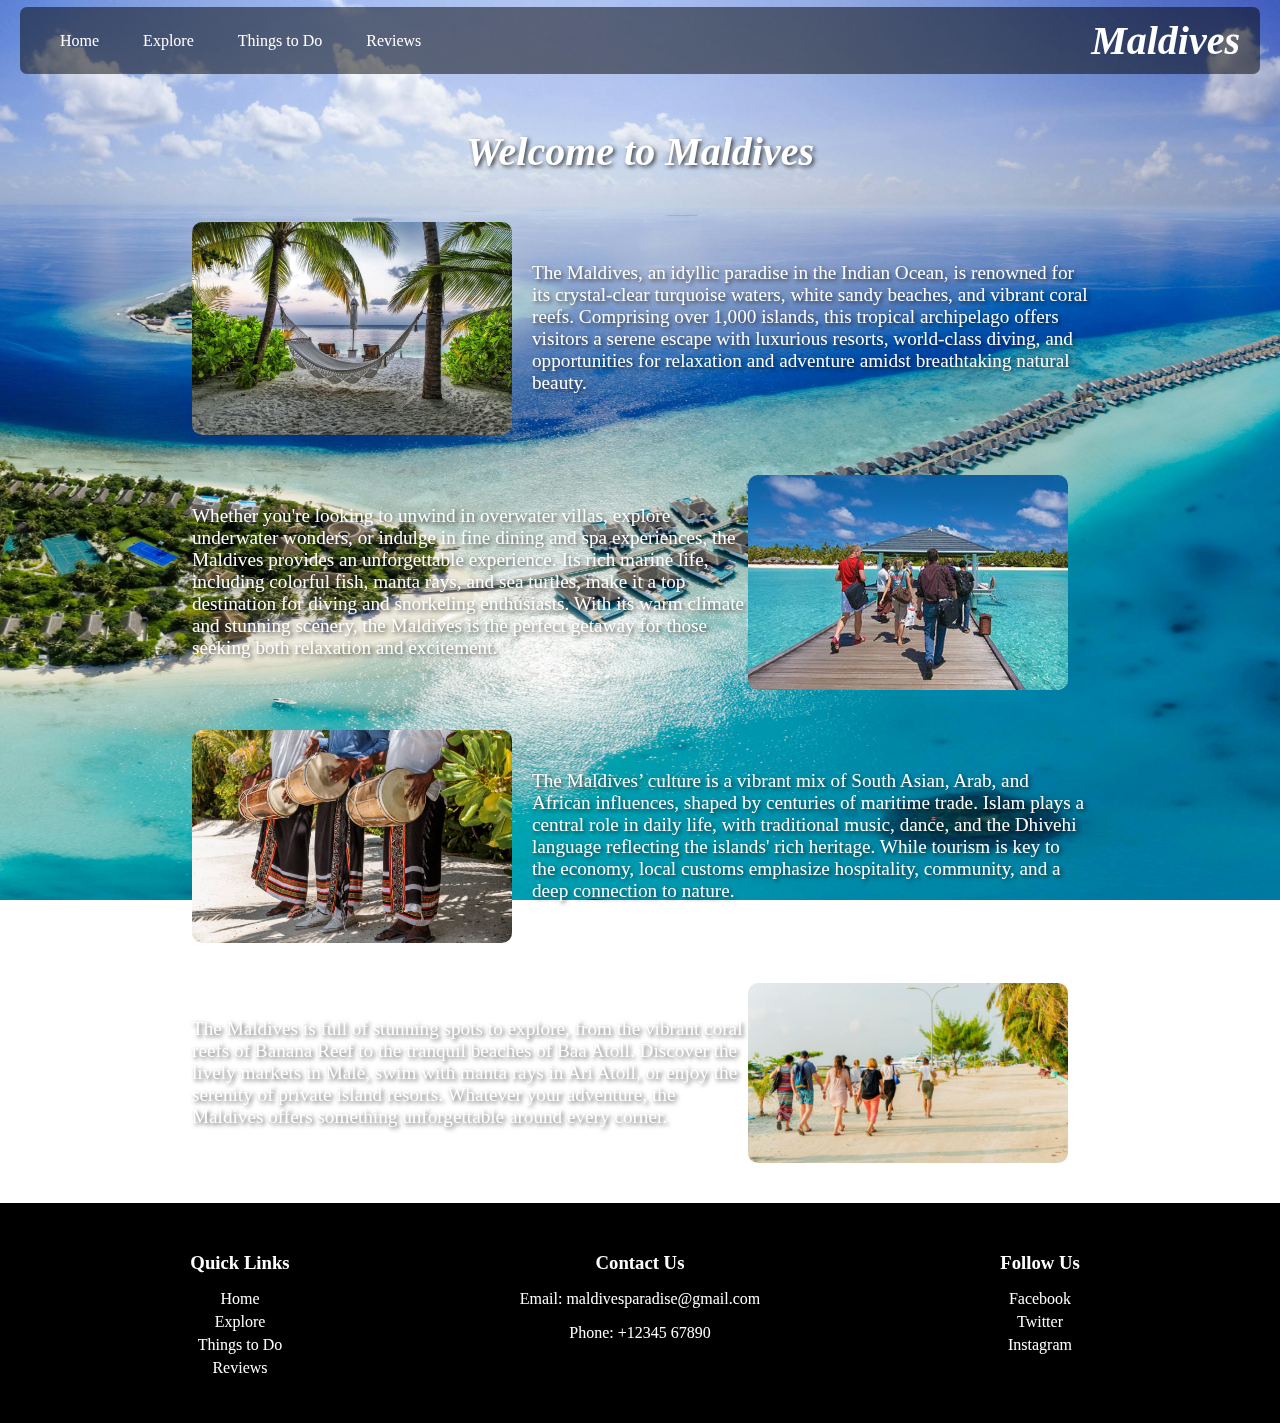
<file: index.html>
<!DOCTYPE html>
<html lang="en">

<head>
    <meta charset="UTF-8">
    <meta name="viewport" content="width=device-width, initial-scale=1.0">
    <title>Welcome to Maldives</title>
    <link rel="stylesheet" href="home.css">
</head>

<body>
    <header class="navbar">
        <div>
            <a href="index.html">Home</a>
            <a href="explore.html">Explore</a>
            <a href="things.html">Things to Do</a>
            <a href="Reviews.html">Reviews</a>
        </div>
        <h1><i>Maldives</i></h1>
    </header>

    <div class="background"></div>

    <main class="content">
        <h1><i>Welcome to Maldives </i></h1>
        <div class="image-description-container">
            <img src="IMG_materials/home_body_img_1.jpg" alt="Beautiful beach in Maldives">
            <div class="description">
                The Maldives, an idyllic paradise in the Indian Ocean, is renowned for its crystal-clear turquoise
                waters, white sandy beaches, and vibrant coral reefs. Comprising over 1,000 islands, this tropical
                archipelago offers visitors a serene escape with luxurious resorts, world-class diving, and
                opportunities for relaxation and adventure amidst breathtaking natural beauty.
            </div>
        </div>
        <div class="image-description-container">
            <div class="description">
                Whether you're looking to unwind in overwater villas, explore underwater wonders, or indulge in fine
                dining and spa experiences, the Maldives provides an unforgettable experience. Its rich marine life,
                including colorful fish, manta rays, and sea turtles, make it a top destination for diving and
                snorkeling enthusiasts. With its warm climate and stunning scenery, the Maldives is the perfect getaway
                for those seeking both relaxation and excitement.
            </div>
            <img src="IMG_materials/home_body_img_2jpg.jpg" alt="Luxurious resort in Maldives">
        </div>
        <div class="image-description-container">
            <img src="IMG_materials/home_body_img_3.jpg" alt="Luxurious resort in Maldives">
            <div class="description">
                The Maldives’ culture is a vibrant mix of South Asian, Arab, and African influences, shaped by centuries
                of maritime trade. Islam plays a central role in daily life, with traditional music, dance, and the
                Dhivehi language reflecting the islands' rich heritage. While tourism is key to the economy, local
                customs emphasize hospitality, community, and a deep connection to nature.
            </div>
        </div>
        <div class="image-description-container">
            <div class="description">
                The Maldives is full of stunning spots to explore, from the vibrant coral reefs of Banana Reef to the
                tranquil beaches of Baa Atoll. Discover the lively markets in Malé, swim with manta rays in Ari Atoll,
                or enjoy the serenity of private island resorts. Whatever your adventure, the Maldives offers something
                unforgettable around every corner.
            </div>
            <img src="IMG_materials/home_body_img_4.jpg" alt="Luxurious resort in Maldives">
        </div>
    </main>
    <footer class="footer">
        <div class="footer-container">
            <div class="footer-links">
                <h3>Quick Links</h3>
                <ul>
                    <li><a href="home.html">Home</a></li>
                    <li><a href="explore.html">Explore</a></li>
                    <li><a href="things.html">Things to Do</a></li>
                    <li><a href="Reviews.html">Reviews</a></li>
                </ul>
            </div>
            <div class="footer-contact">
                <h3>Contact Us</h3>
                <p>Email: <a href="mailto:maldivesparadise@gmail.com">maldivesparadise@gmail.com</a></p>
                <p>Phone: <a>+12345 67890</a></p>
            </div>
            <div class="footer-social">
                <h3>Follow Us</h3>
                <ul>
                    <li><a href="https://www.facebook.com" target="_blank">Facebook</a></li>
                    <li><a href="https://www.twitter.com" target="_blank">Twitter</a></li>
                    <li><a href="https://www.instagram.com" target="_blank">Instagram</a></li>
                </ul>
            </div>
        </div>
    </footer>
</body>

</html>
</file>
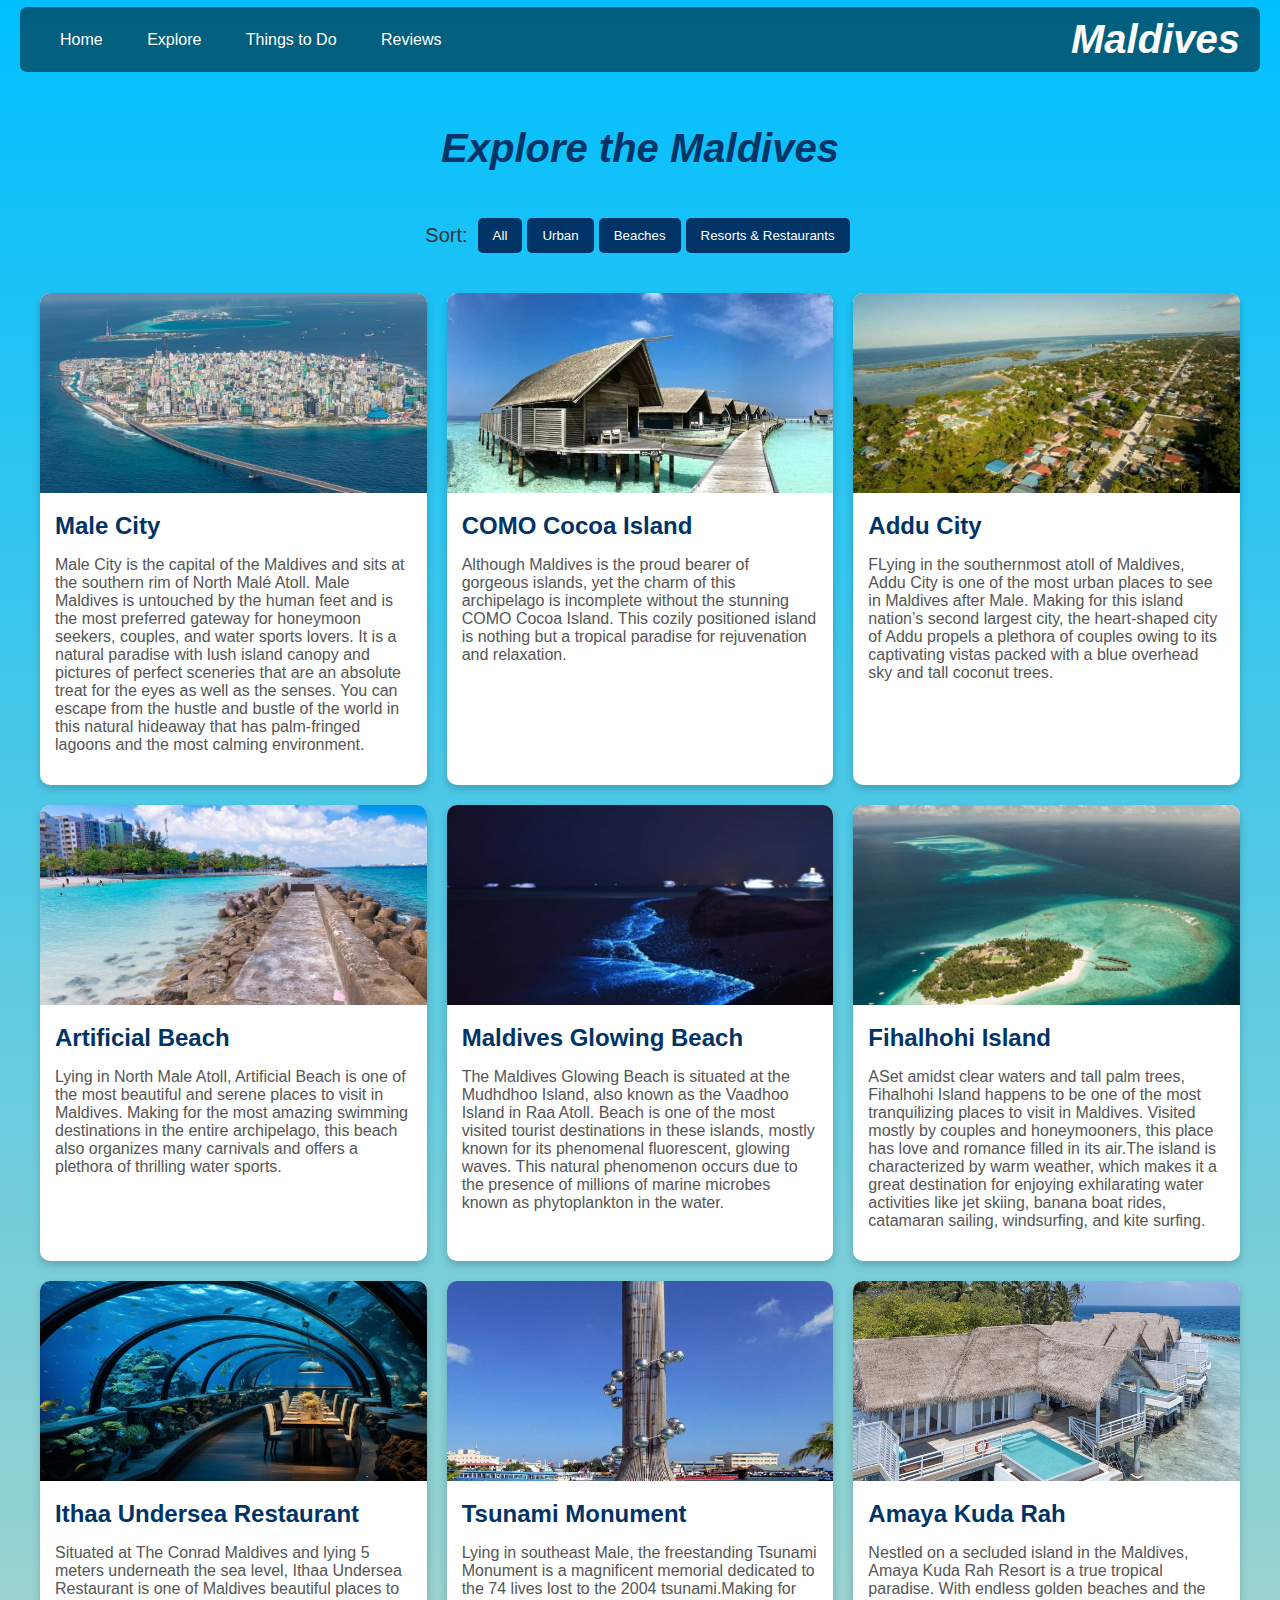
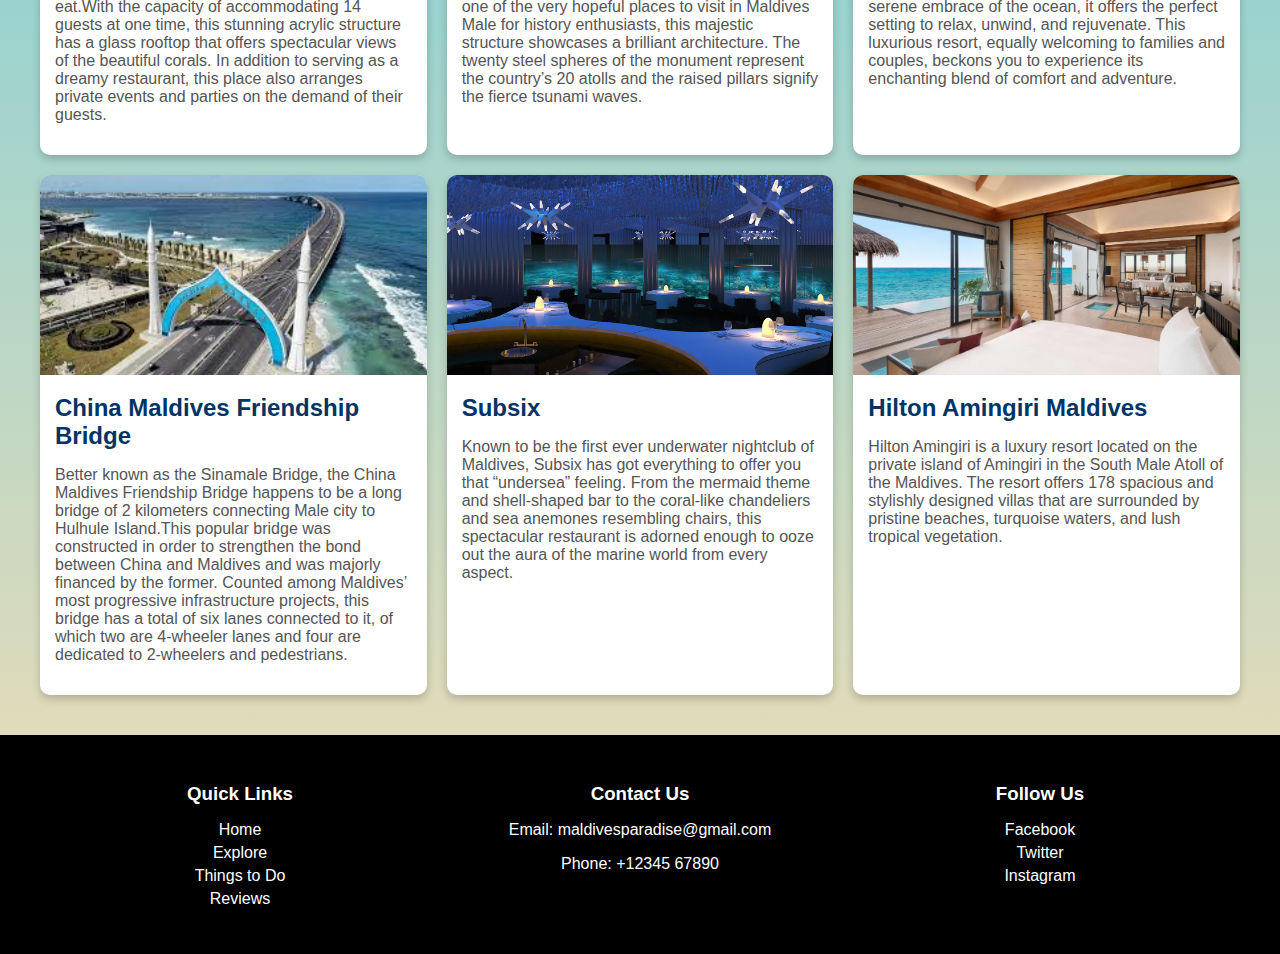
<file: explore.html>
<!DOCTYPE html>
<html lang="en">

<head>
    <meta charset="UTF-8">
    <meta name="viewport" content="width=device-width, initial-scale=1.0">
    <title>Explore Maldives</title>
    <link rel="stylesheet" href="explore.css">
</head>

<body>
    <header class="navbar">
        <div>
            <a href="home.html">Home</a>
            <a href="explore.html">Explore</a>
            <a href="things.html">Things to Do</a>
            <a href="Reviews.html">Reviews</a>
        </div>
        <h1><i>Maldives</i></h1>
    </header>

    <main class="content">
        <h1><i>Explore the Maldives</i></h1>
        <div class="sort-container">
            <span>Sort: </span>
            <button onclick="filterCards('all')">All</button>
            <button onclick="filterCards('urban')">Urban</button>
            <button onclick="filterCards('beaches')">Beaches</button>
            <button onclick="filterCards('resorts')">Resorts & Restaurants</button>
        </div>
        <div class="card-container">
            <div class="card">
                <img src="IMG_materials/exp_card1.jpg" alt="Banana Reef">
                <div class="card-content urban">
                    <h2>Male City</h2>
                    <p>Male City is the capital of the Maldives and sits at the southern rim of North Malé Atoll. Male
                        Maldives is untouched by the human feet and is the most preferred gateway for honeymoon seekers,
                        couples, and water sports lovers. It is a natural paradise with lush island canopy and pictures
                        of perfect sceneries that are an absolute treat for the eyes as well as the senses. You can
                        escape from the hustle and bustle of the world in this natural hideaway that has palm-fringed
                        lagoons and the most calming environment.</p>
                </div>
            </div>
            <div class="card">
                <img src="IMG_materials/exp_card2.webp" alt="Malé Markets">
                <div class="card-content beaches">
                    <h2>COMO Cocoa Island</h2>
                    <p>Although Maldives is the proud bearer of gorgeous islands, yet the charm of this archipelago is
                        incomplete without the stunning COMO Cocoa Island. This cozily positioned island is nothing but
                        a tropical paradise for rejuvenation and relaxation.</p>
                </div>
            </div>
            <div class="card">
                <img src="IMG_materials/exp_card3.jpg" alt="Ari Atoll">
                <div class="card-content urban">
                    <h2>Addu City</h2>
                    <p>FLying in the southernmost atoll of Maldives, Addu City is one of the most urban places to see in
                        Maldives after Male. Making for this island nation’s second largest city, the heart-shaped city
                        of Addu propels a plethora of couples owing to its captivating vistas packed with a blue
                        overhead sky and tall coconut trees.</p>
                </div>
            </div>
            <div class="card">
                <img src="IMG_materials/exp_card4.jpg" alt="Baa Atoll">
                <div class="card-content beaches">
                    <h2>Artificial Beach</h2>
                    <p>Lying in North Male Atoll, Artificial Beach is one of the most beautiful and serene places to
                        visit in Maldives. Making for the most amazing swimming destinations in the entire archipelago,
                        this beach also organizes many carnivals and offers a plethora of thrilling water sports.</p>
                </div>
            </div>
            <div class="card">
                <img src="IMG_materials/exp_card5.jpg" alt="Baa Atoll">
                <div class="card-content beaches">
                    <h2>Maldives Glowing Beach</h2>
                    <p>The Maldives Glowing Beach is situated at the Mudhdhoo Island, also known as the Vaadhoo Island
                        in Raa Atoll. Beach is one of the most visited tourist destinations in these islands, mostly
                        known for its phenomenal fluorescent, glowing waves. This natural phenomenon occurs due to the
                        presence of millions of marine microbes known as phytoplankton in the water.</p>
                </div>
            </div>
            <div class="card">
                <img src="IMG_materials/exp_card6.jpg" alt="Baa Atoll">
                <div class="card-content beaches">
                    <h2>Fihalhohi Island</h2>
                    <p>
                        ASet amidst clear waters and tall palm trees, Fihalhohi Island happens to be one of the most
                        tranquilizing places to visit in Maldives. Visited mostly by couples and honeymooners, this
                        place has love and romance filled in its air.The island is characterized by warm weather, which
                        makes it a great destination for enjoying exhilarating water activities like jet skiing, banana
                        boat rides, catamaran sailing, windsurfing, and kite surfing.
                    </p>
                </div>
            </div>
            <div class="card">
                <img src="IMG_materials/exp_card7.jpg" alt="Baa Atoll">
                <div class="card-content resorts">
                    <h2>Ithaa Undersea Restaurant</h2>
                    <p>
                        Situated at The Conrad Maldives and lying 5 meters underneath the sea level, Ithaa Undersea
                        Restaurant is one of Maldives beautiful places to eat.With the capacity of accommodating 14
                        guests at one time, this stunning acrylic structure has a glass rooftop that offers spectacular
                        views of the beautiful corals. In addition to serving as a dreamy restaurant, this place also
                        arranges private events and parties on the demand of their guests.
                    </p>
                </div>
            </div>
            <div class="card">
                <img src="IMG_materials/exp_card8.jpg" alt="Baa Atoll">
                <div class="card-content urban">
                    <h2>Tsunami Monument</h2>
                    <p>
                        Lying in southeast Male, the freestanding Tsunami Monument is a magnificent memorial dedicated
                        to the 74 lives lost to the 2004 tsunami.Making for one of the very hopeful places to visit in
                        Maldives Male for history enthusiasts, this majestic structure showcases a brilliant
                        architecture. The twenty steel spheres of the monument represent the country’s 20 atolls and the
                        raised pillars signify the fierce tsunami waves.
                    </p>
                </div>
            </div>
            <div class="card">
                <img src="IMG_materials/exp_card9.jpg" alt="Baa Atoll">
                <div class="card-content resorts">
                    <h2>Amaya Kuda Rah</h2>
                    <p>
                        Nestled on a secluded island in the Maldives, Amaya Kuda Rah Resort is a true tropical paradise.
                        With endless golden beaches and the serene embrace of the ocean, it offers the perfect setting
                        to relax, unwind, and rejuvenate. This luxurious resort, equally welcoming to families and
                        couples, beckons you to experience its enchanting blend of comfort and adventure.
                    </p>
                </div>
            </div>
            <div class="card">
                <img src="IMG_materials/exp_card10.jpg" alt="Baa Atoll">
                <div class="card-content urban">
                    <h2>China Maldives Friendship Bridge</h2>
                    <p>
                        Better known as the Sinamale Bridge, the China Maldives Friendship Bridge happens to be a long
                        bridge of 2 kilometers connecting Male city to Hulhule Island.This popular bridge was
                        constructed in order to strengthen the bond between China and Maldives and was majorly financed
                        by the former. Counted among Maldives’ most progressive infrastructure projects, this bridge has
                        a total of six lanes connected to it, of which two are 4-wheeler lanes and four are dedicated to
                        2-wheelers and pedestrians.
                    </p>
                </div>
            </div>
            <div class="card">
                <img src="IMG_materials/exp_card11.jpg" alt="Baa Atoll">
                <div class="card-content resorts">
                    <h2>Subsix</h2>
                    <p>
                        Known to be the first ever underwater nightclub of Maldives, Subsix has got everything to offer
                        you that “undersea” feeling. From the mermaid theme and shell-shaped bar to the coral-like
                        chandeliers and sea anemones resembling chairs, this spectacular restaurant is adorned enough to
                        ooze out the aura of the marine world from every aspect.
                    </p>
                </div>
            </div>
            <div class="card">
                <img src="IMG_materials/exp_card12.jpg" alt="Baa Atoll">
                <div class="card-content resorts">
                    <h2>Hilton Amingiri Maldives</h2>
                    <p>
                        Hilton Amingiri is a luxury resort located on the private island of Amingiri in the South Male
                        Atoll of the Maldives. The resort offers 178 spacious and stylishly designed villas that are
                        surrounded by pristine beaches, turquoise waters, and lush tropical vegetation.
                    </p>
                </div>
            </div>
        </div>
    </main>

    <footer class="footer">
        <div class="footer-container">
            <div class="footer-links">
                <h3>Quick Links</h3>
                <ul>
                    <li><a href="home.html">Home</a></li>
                    <li><a href="explore.html">Explore</a></li>
                    <li><a href="things.html">Things to Do</a></li>
                    <li><a href="Reviews.html">Reviews</a></li>
                </ul>
            </div>
            <div class="footer-contact">
                <h3>Contact Us</h3>
                <p>Email: <a href="mailto:maldivesparadise@gmail.com">maldivesparadise@gmail.com</a></p>
                <p>Phone: <a>+12345 67890</a></p>
            </div>
            <div class="footer-social">
                <h3>Follow Us</h3>
                <ul>
                    <li><a href="https://www.facebook.com" target="_blank">Facebook</a></li>
                    <li><a href="https://www.twitter.com" target="_blank">Twitter</a></li>
                    <li><a href="https://www.instagram.com" target="_blank">Instagram</a></li>
                </ul>
            </div>
        </div>
    </footer>
    <script src="explore.js"></script>
</body>

</html>
</file>
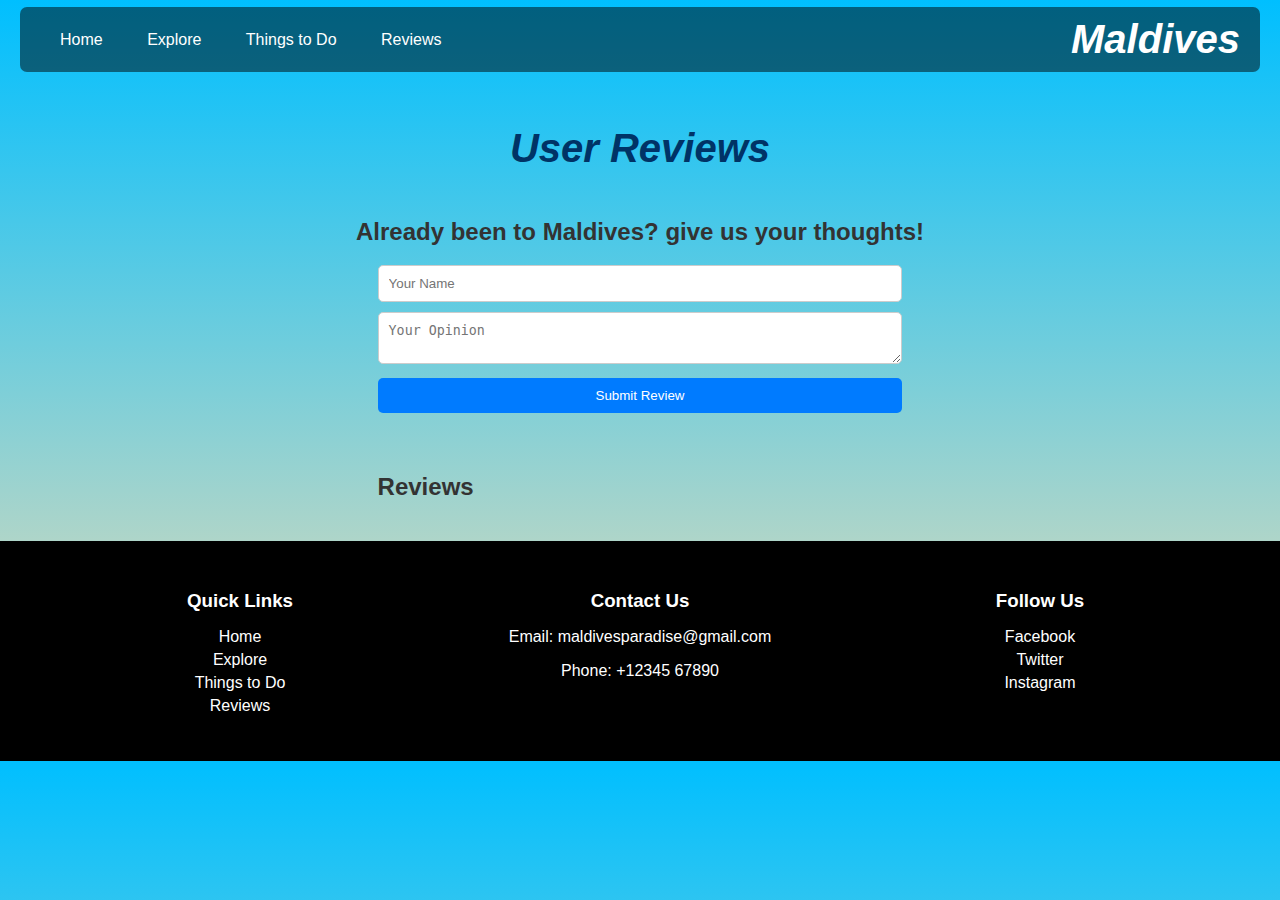
<file: Reviews.html>
<!DOCTYPE html>
<html lang="en">

<head>
    <meta charset="UTF-8">
    <meta name="viewport" content="width=device-width, initial-scale=1.0">
    <title>User Reviews - Maldives</title>
    <link rel="stylesheet" href="Reviews.css">
</head>

<body>
    <header class="navbar">
        <div>
            <a href="home.html">Home</a>
            <a href="explore.html">Explore</a>
            <a href="things.html">Things to Do</a>
            <a href="Reviews.html">Reviews</a>
        </div>
        <h1><i>Maldives</i></h1>
    </header>

    <main class="content">
        <h1><i>User Reviews</i></h1>
        <h2>
            Already been to Maldives? give us your thoughts!
        </h2>
        <div class="container">
            <form class="review-form" id="reviewForm">
                <input type="text" id="name" placeholder="Your Name" required
                    style="width: 100%; padding: 10px; margin-bottom: 10px; border: 1px solid #ccc; border-radius: 5px;">
                <textarea id="opinion" placeholder="Your Opinion" required
                    style="width: 100%; padding: 10px; margin-bottom: 10px; border: 1px solid #ccc; border-radius: 5px;"></textarea>
                <button type="submit" class="button">Submit Review</button>
            </form>

            <div id="reviewsContainer">
                <h2>Reviews</h2>
            </div>
        </div>
    </main>

    <footer class="footer">
        <div class="footer-container">
            <div class="footer-links">
                <h3>Quick Links</h3>
                <ul>
                    <li><a href="home.html">Home</a></li>
                    <li><a href="explore.html">Explore</a></li>
                    <li><a href="things.html">Things to Do</a></li>
                    <li><a href="Reviews.html">Reviews</a></li>
                </ul>
            </div>
            <div class="footer-contact">
                <h3>Contact Us</h3>
                <p>Email: <a href="mailto:maldivesparadise@gmail.com">maldivesparadise@gmail.com</a></p>
                <p>Phone: <a>+12345 67890</a></p>
            </div>
            <div class="footer-social">
                <h3>Follow Us</h3>
                <ul>
                    <li><a href="https://www.facebook.com" target="_blank">Facebook</a></li>
                    <li><a href="https://www.twitter.com" target="_blank">Twitter</a></li>
                    <li><a href="https://www.instagram.com" target="_blank">Instagram</a></li>
                </ul>
            </div>
        </div>
    </footer>

    <script src="Reviews.js"> </script>
</body>

</html>
</file>
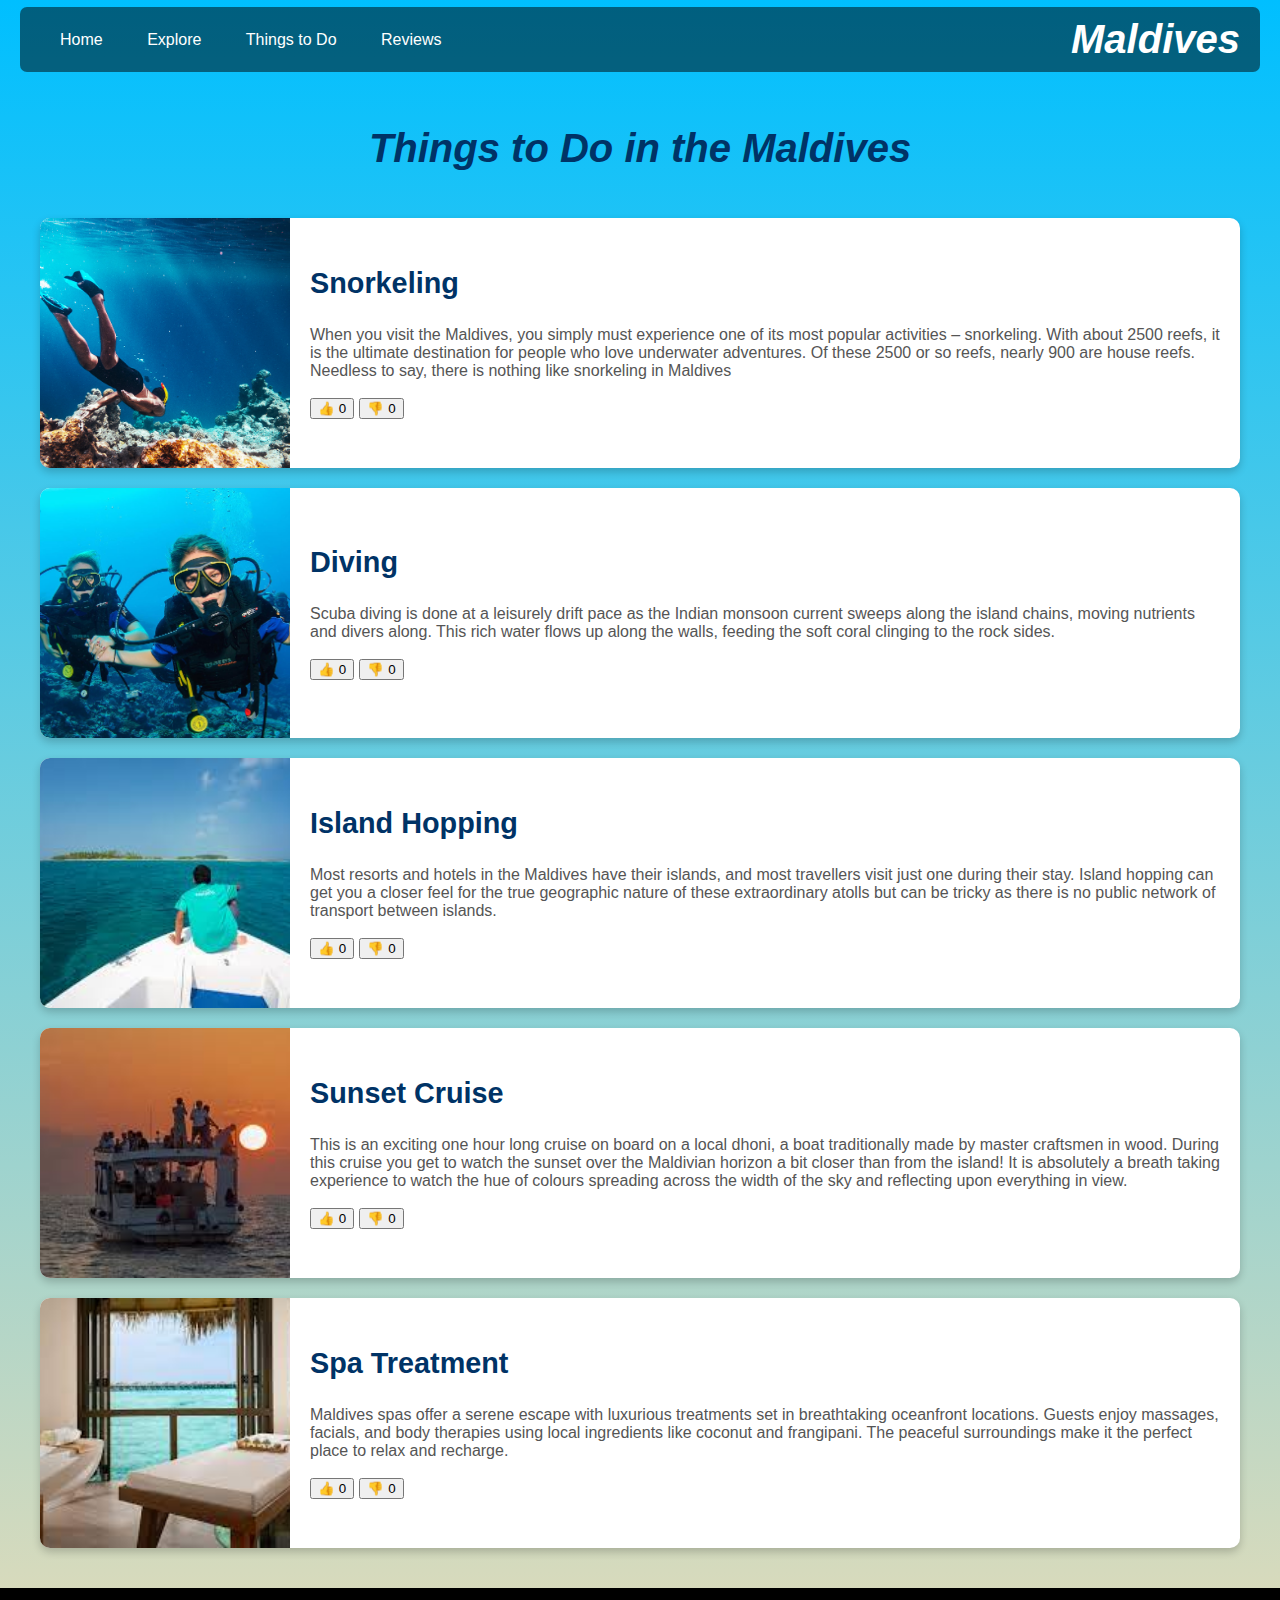
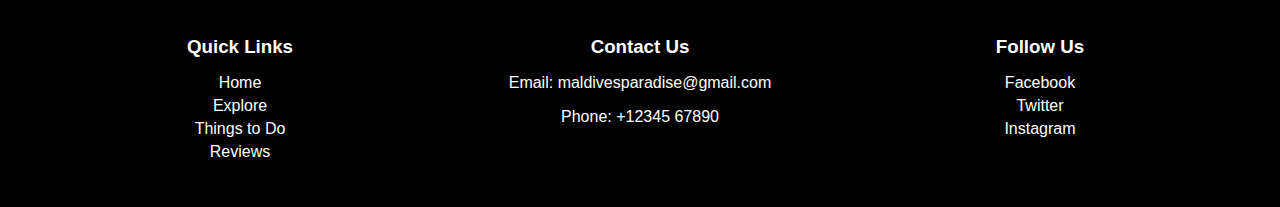
<file: things.html>
<!DOCTYPE html>
<html lang="en">

<head>
    <meta charset="UTF-8">
    <meta name="viewport" content="width=device-width, initial-scale=1.0">
    <title>Things to Do in Maldives</title>
    <link rel="stylesheet" href="things.css">
</head>

<body>
    <header class="navbar">
        <div>
            <a href="home.html">Home</a>
            <a href="explore.html">Explore</a>
            <a href="things.html">Things to Do</a>
            <a href="Reviews.html">Reviews</a>
        </div>
        <h1><i>Maldives</i></h1>
    </header>

    <main class="content">
        <h1><i>Things to Do in the Maldives</i></h1>
        <div class="card-container">
            <div class="card">
                <img src="IMG_materials/thi_1.jpg" alt="Snorkeling">
                <div class="card-content">
                    <h2>Snorkeling</h2>
                    <p>When you visit the Maldives, you simply must experience one of its most popular activities –
                        snorkeling. With about 2500 reefs, it is the ultimate destination for people who love underwater
                        adventures. Of these 2500 or so reefs, nearly 900 are house reefs. Needless to say, there is
                        nothing like snorkeling in Maldives</p>
                    <div class="feedback-buttons">
                        <button class="thumbs-up" data-count="0">👍 <span class="count">0</span></button>
                        <button class="thumbs-down" data-count="0">👎 <span class="count">0</span></button>
                    </div>
                </div>
            </div>
            <div class="card">
                <img src="IMG_materials/thi_2.jpg" alt="Diving">
                <div class="card-content">
                    <h2>Diving</h2>
                    <p>Scuba diving is done at a leisurely drift pace as the Indian monsoon current sweeps along the
                        island chains, moving nutrients and divers along. This rich water flows up along the walls,
                        feeding the soft coral clinging to the rock sides.</p>
                    <div class="feedback-buttons">
                        <button class="thumbs-up" data-count="0">👍 <span class="count">0</span></button>
                        <button class="thumbs-down" data-count="0">👎 <span class="count">0</span></button>
                    </div>
                </div>
            </div>
            <div class="card">
                <img src="IMG_materials/thi_3.jpg" alt="Island Hopping">
                <div class="card-content">
                    <h2>Island Hopping</h2>
                    <p>Most resorts and hotels in the Maldives have their islands, and most travellers visit just one
                        during their stay. Island hopping can get you a closer feel for the true geographic nature of
                        these extraordinary atolls but can be tricky as there is no public network of transport between
                        islands. </p>
                    <div class="feedback-buttons">
                        <button class="thumbs-up" data-count="0">👍 <span class="count">0</span></button>
                        <button class="thumbs-down" data-count="0">👎 <span class="count">0</span></button>
                    </div>
                </div>
            </div>
            <div class="card">
                <img src="IMG_materials/thi_4.jpg" alt="Sunset Cruise">
                <div class="card-content">
                    <h2>Sunset Cruise</h2>
                    <p>This is an exciting one hour long cruise on board on a local dhoni, a boat traditionally made by
                        master craftsmen in wood. During this cruise you get to watch the sunset over the Maldivian
                        horizon a bit closer than from the island! It is absolutely a breath taking experience to watch
                        the hue of colours spreading across the width of the sky and reflecting upon everything in view.
                    </p>
                    <div class="feedback-buttons">
                        <button class="thumbs-up" data-count="0">👍 <span class="count">0</span></button>
                        <button class="thumbs-down" data-count="0">👎 <span class="count">0</span></button>
                    </div>
                </div>
            </div>
            <div class="card">
                <img src="IMG_materials/thi_5.jpg" alt="Spa Treatment">
                <div class="card-content">
                    <h2>Spa Treatment</h2>
                    <p>
                        Maldives spas offer a serene escape with luxurious treatments set in breathtaking oceanfront
                        locations. Guests enjoy massages, facials, and body therapies using local ingredients like
                        coconut and frangipani. The peaceful surroundings make it the perfect place to relax and
                        recharge.</p>
                    <div class="feedback-buttons">
                        <button class="thumbs-up" data-count="0">👍 <span class="count">0</span></button>
                        <button class="thumbs-down" data-count="0">👎 <span class="count">0</span></button>
                    </div>
                </div>
            </div>
        </div>
    </main>

    <footer class="footer">
        <div class="footer-container">
            <div class="footer-links">
                <h3>Quick Links</h3>
                <ul>
                    <li><a href="home.html">Home</a></li>
                    <li><a href="explore.html">Explore</a></li>
                    <li><a href="things.html">Things to Do</a></li>
                    <li><a href="Reviews.html">Reviews</a></li>
                </ul>
            </div>
            <div class="footer-contact">
                <h3>Contact Us</h3>
                <p>Email: <a href="mailto:maldivesparadise@gmail.com">maldivesparadise@gmail.com</a></p>
                <p>Phone: <a>+12345 67890</a></p>
            </div>
            <div class="footer-social">
                <h3>Follow Us</h3>
                <ul>
                    <li><a href="https://www.facebook.com" target="_blank">Facebook</a></li>
                    <li><a href="https://www.twitter.com" target="_blank">Twitter</a></li>
                    <li><a href="https://www.instagram.com" target="_blank">Instagram</a></li>
                </ul>
            </div>
        </div>
    </footer>
    <script src="things.js"></script>
</body>

</html>
</file>
<file: home.css>
* {
    font-family: poppins;
}

body {
    margin: 0;
    font-family: Arial, sans-serif;

}


.navbar {
    display: flex;
    justify-content: space-between;
    align-items: center;
    background-color: rgba(0, 0, 0, 0.5);
    padding: 10px 20px;
    margin: 7px 20px;
    border-radius: 7px;
}

.navbar h1 {
    color: white;
    margin: 0;
}

.navbar a {
    color: white;
    text-decoration: none;
    padding: 14px 20px;
    border-radius: 5px;
    transition: background-color 0.3s;
}

.navbar a:hover {
    background-color: rgba(0, 0, 0, 0.7);
}


.background {
    position: fixed;
    top: 0;
    left: 0;
    width: 100%;
    height: 100%;
    z-index: -1;
    background-image: url('IMG_materials/bgimg_1.jpg');
    background-size: cover;
    background-attachment: fixed;
    background-position: center;
    animation: backgroundAnimation 20s infinite;
}

@keyframes backgroundAnimation {
    0% {
        background-image: url('IMG_materials/bgimg_1.jpg');
    }

    25% {
        background-image: url('IMG_materials/bgimg_2.jpg');
    }

    50% {
        background-image: url('IMG_materials/bgimg_3.jpg');
    }

    75% {
        background-image: url('IMG_materials/bgimg_4.jpg');
    }

    100% {
        background-image: url('IMG_materials/bgimg_1.jpg');
    }
}

/* Content Styles */
.content {
    display: flex;
    flex-direction: column;
    align-items: center;
    justify-content: flex-start;
    color: white;
    text-shadow: 2px 2px 4px rgba(0, 0, 0, 0.7);
    padding: 20px;
}

h1 {
    font-size: 40px;
}


.image-description-container {
    display: flex;
    align-items: center;
    margin: 20px 0;
    max-width: 70vw;
}

.image-description-container img {
    max-width: 25vw;
    border-radius: 10px;
    margin-right: 20px;
    transition: transform 0.3s;
}

.image-description-container img:hover {
    transform: scale(1.05);
}

.description {
    font-size: larger;
    max-width: 50vw;
    text-align: left;
    transition: transform 0.3s, background-color 0.3s;
}

.image-description-container:hover .description {
    transform: scale(1.02);
    background-color: rgba(0, 0, 0, 0.1);
    border-radius: 5px;
}

.footer {
    background-color: black;
    color: white;
    padding: 20px 0;
    text-align: center;
}

.footer-container {
    display: flex;
    justify-content: space-around;
    flex-wrap: wrap;
    max-width: 1200px;
    margin: 0 auto;
}

.footer-links,
.footer-contact,
.footer-social {
    flex: 1;
    min-width: 200px;
    margin: 10px;
}

.footer h3 {
    margin-bottom: 10px;
}

.footer ul {
    list-style-type: none;
    padding: 0;
}

.footer ul li {
    margin: 5px 0;
}

.footer a {
    color: white;
    text-decoration: none;
}

.footer a:hover {
    text-decoration: underline;
}
</file>
<file: explore.css>
* {
    font-family: Poppins, sans-serif;
}

body {
    margin: 0;
    font-family: Arial, sans-serif;
    background: linear-gradient(to bottom, #00BFFF, #F5DEB3);
}

.navbar {
    display: flex;
    justify-content: space-between;
    align-items: center;
    background-color: rgba(0, 0, 0, 0.5);
    padding: 10px 20px;
    margin: 7px 20px;
    border-radius: 7px;
}

.navbar h1 {
    color: white;
    margin: 0;
}

.navbar a {
    color: white;
    text-decoration: none;
    padding: 14px 20px;
    border-radius: 5px;
    transition: background-color 0.3s;
}

.navbar a:hover {
    background-color: rgba(0, 0, 0, 0.7);
}

.content {
    display: flex;
    flex-direction: column;
    align-items: center;
    justify-content: flex-start;
    color: #333;
    padding: 20px;
}

h1 {
    font-size: 40px;
    color: #003366;
}


.sort-container {
    display: flex;
    align-items: center;
    margin: 20px 0;
}

.sort-container span {
    font-size: 20px;
    margin-right: 10px;
}

.sort-container button {
    background-color: #003366;
    color: white;
    border: none;
    padding: 10px 15px;
    border-radius: 5px;
    margin-right: 5px;
    cursor: pointer;
    transition: background-color 0.3s;
}

.sort-container button:hover {
    background-color: #00509E;
}

.card-container {
    display: grid;
    grid-template-columns: repeat(3, 1fr);
    gap: 20px;
    max-width: 1200px;
    margin: 20px auto;
}

.card {
    background-color: white;
    border-radius: 10px;
    overflow: hidden;
    box-shadow: 0 4px 8px rgba(0, 0, 0, 0.2);
    transition: transform 0.3s, box-shadow 0.3s;
    position: relative;
}

.card img {
    width: 100%;
    height: 200px;
    object-fit: cover;
}

.card-content {
    padding: 15px;
}

.card h2 {
    color: #003366;
    margin: 0 0 10px;
}

.card p {
    color: #555;
    font-size: 16px;
}


.card:hover {
    transform: scale(1.05);
    box-shadow: 0 8px 16px rgba(0, 0, 0, 0.3);
}


.footer {
    background-color: black;
    color: white;
    padding: 20px 0;
    text-align: center;
}

.footer-container {
    display: flex;
    justify-content: space-around;
    flex-wrap: wrap;
    max-width: 1200px;
    margin: 0 auto;
}

.footer-links,
.footer-contact,
.footer-social {
    flex: 1;
    min-width: 200px;
    margin: 10px;
}

.footer h3 {
    margin-bottom: 10px;
}

.footer ul {
    list-style-type: none;
    padding: 0;
}

.footer ul li {
    margin: 5px 0;
}

.footer a {
    color: white;
    text-decoration: none;
}

.footer a:hover {
    text-decoration: underline;
}
</file>
<file: Reviews.css>
/* General Styles */
* {
    box-sizing: border-box;
}

body {
    margin: 0;
    font-family: Arial, sans-serif;
    background: linear-gradient(to bottom, #00BFFF, #F5DEB3);
}

.navbar {
    display: flex;
    justify-content: space-between;
    align-items: center;
    background-color: rgba(0, 0, 0, 0.5);
    padding: 10px 20px;
    margin: 7px 20px;
    border-radius: 7px;
}

.navbar h1 {
    color: white;
    margin: 0;
}

.navbar a {
    color: white;
    text-decoration: none;
    padding: 14px 20px;
    border-radius: 5px;
    transition: background-color 0.3s;
}

.navbar a:hover {
    background-color: rgba(0, 0, 0, 0.7);
}

.content {
    display: flex;
    flex-direction: column;
    align-items: center;
    justify-content: flex-start;
    color: #333;
    padding: 20px;
}

h1 {
    font-size: 40px;
    color: #003366;
}


.review-form {
    max-width: 600px;
    margin-bottom: 20px;
}

.container {
    display: flex;
    flex-direction: column;
    gap: 20px;
    max-width: 800px;
    margin: 0 auto;
}

.card {
    display: flex;
    background-color: white;
    border-radius: 10px;
    overflow: hidden;
    box-shadow: 0 4px 8px rgba(0, 0, 0, 0.2);
    transition: transform 0.3s, box-shadow 0.3s;
    padding: 20px;
    margin: 10px;
}

.card-content {
    display: flex;
    flex-direction: column;
    justify-content: center;
    flex-grow: 1;
}

.card h2 {
    color: #003366;
    margin: 0 0 10px;
}

.card p {
    color: #555;
    font-size: 16px;
}

.footer {
    background-color: black;
    color: white;
    padding: 20px 0;
    text-align: center;
}

.footer-container {
    display: flex;
    justify-content: space-around;
    flex-wrap: wrap;
    max-width: 1200px;
    margin: 0 auto;
}

.footer-links,
.footer-contact,
.footer-social {
    flex: 1;
    min-width: 200px;
    margin: 10px;
}

.footer h3 {
    margin-bottom: 10px;
}

.footer ul {
    list-style-type: none;
    padding: 0;
}

.footer ul li {
    margin: 5px 0;
}

.footer a {
    color: white;
    text-decoration: none;
}

.footer a:hover {
    text-decoration: underline;
}

.button {
    background-color: #007BFF;
    color: white;
    border: none;
    padding: 10px 15px;
    border-radius: 5px;
    cursor: pointer;
    transition: background-color 0.3s;
    width: 100%;
}

.button:hover {
    background-color: #0056b3;
}
</file>
<file: things.css>
* {
    font-family: Poppins, sans-serif;
}

body {
    margin: 0;
    font-family: Arial, sans-serif;
    background: linear-gradient(to bottom, #00BFFF, #F5DEB3);
}

.navbar {
    display: flex;
    justify-content: space-between;
    align-items: center;
    background-color: rgba(0, 0, 0, 0.5);
    padding: 10px 20px;
    margin: 7px 20px;
    border-radius: 7px;
}

.navbar h1 {
    color: white;
    margin: 0;
}

.navbar a {
    color: white;
    text-decoration: none;
    padding: 14px 20px;
    border-radius: 5px;
    transition: background-color 0.3s;
}

.navbar a:hover {
    background-color: rgba(0, 0, 0, 0.7);
}

.content {
    display: flex;
    flex-direction: column;
    align-items: center;
    justify-content: flex-start;
    color: #333;
    padding: 20px;
}

h1 {
    font-size: 40px;
    color: #003366;
}


.card-container {
    display: flex;
    flex-direction: column;
    gap: 20px;
    max-width: 1200px;
    margin: 20px auto;
}

/* Card Styles */
.card {
    display: flex;
    background-color: white;
    border-radius: 10px;
    overflow: hidden;
    box-shadow: 0 4px 8px rgba(0, 0, 0, 0.2);
    transition: transform 0.3s, box-shadow 0.3s;
    height: 250px;
}

.card img {
    width: 250px;
    height: 100%;
    object-fit: cover;
}

.card-content {
    padding: 20px;
    display: flex;
    font-size: larger;
    flex-direction: column;
    justify-content: center;
    flex-grow: 1;
}

.card h2 {
    color: #003366;
    margin: 0 0 10px;
}

.card p {
    color: #555;
    font-size: 16px;
}

.card:hover {
    transform: scale(1.05);
    box-shadow: 0 8px 16px rgba(0, 0, 0, 0.3);
}

.footer {
    background-color: black;
    color: white;
    padding: 20px 0;
    text-align: center;
}

.footer-container {
    display: flex;
    justify-content: space-around;
    flex-wrap: wrap;
    max-width: 1200px;
    margin: 0 auto;
}

.footer-links,
.footer-contact,
.footer-social {
    flex: 1;
    min-width: 200px;
    margin: 10px;
}

.footer h3 {
    margin-bottom: 10px;
}

.footer ul {
    list-style-type: none;
    padding: 0;
}

.footer ul li {
    margin: 5px 0;
}

.footer a {
    color: white;
    text-decoration: none;
}

.footer a:hover {
    text-decoration: underline;
}
</file>
